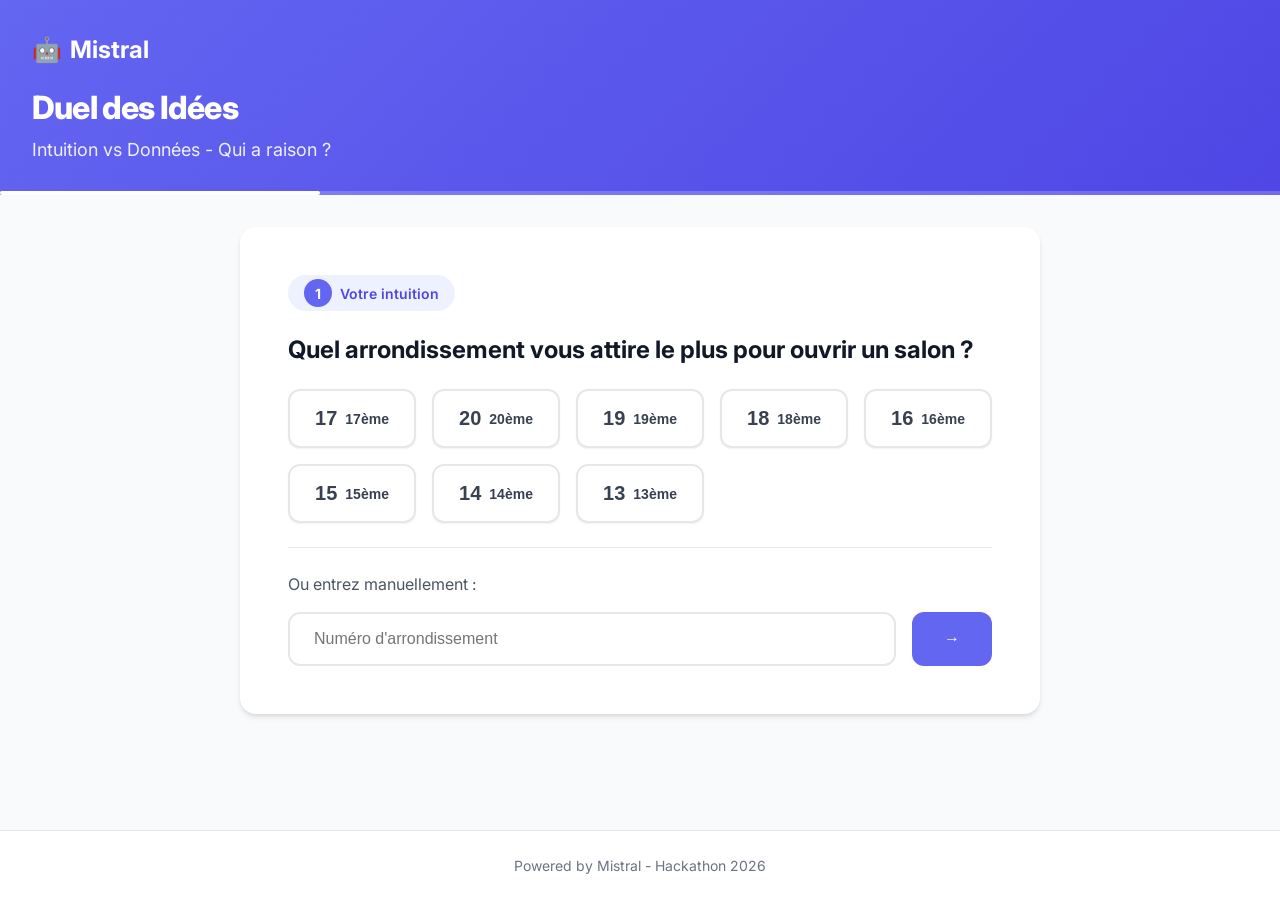
<file: index.html>
<!DOCTYPE html>
<html lang="fr">
<head>
    <meta charset="UTF-8">
    <meta name="viewport" content="width=device-width, initial-scale=1.0">
    <title>Mistral - Duel des Idées</title>
    <link rel="stylesheet" href="css/style.css">
    <link href="https://fonts.googleapis.com/css2?family=Inter:wght@300;400;500;600;700;800&display=swap" rel="stylesheet">
    <!-- Données embeddées pour éviter les problèmes CORS -->
    <script>
        // Données des arrondissements de Paris
        window.MISTRAL_DATA = {
            generated_at: "2026-10-07T20:32:01.935523",
            total_arrondissements: 20,
            recommendation: {
                best: 17,
                gap_score: 16818146.20355412,
                final_score: 11772702.568803672,
                reason: "Meilleur ratio demande/offre avec clientèle premium"
            },
            data: [
                {"rank":1,"arrondissement":17,"population":168590,"revenu_median":65000,"trends_score":95,"nb_salons":150,"avg_rating":4.12,"salons_per_1000":0.8897,"demand_score":10410432500,"supply_score":618,"gap_score":16818146.20355412,"accessibility_score":1,"estimated_cost":2800,"cost_score":0.26315789473684215,"final_score":11772702.568803672,"final_score_normalized":100},
                {"rank":2,"arrondissement":20,"population":197336,"revenu_median":47000,"trends_score":85,"nb_salons":150,"avg_rating":4.17,"salons_per_1000":0.7601,"demand_score":7883573200,"supply_score":625.3,"gap_score":12587535.047102029,"accessibility_score":1,"estimated_cost":2200,"cost_score":0.42105263157894735,"final_score":8811274.775076682,"final_score_normalized":73.97},
                {"rank":3,"arrondissement":19,"population":184680,"revenu_median":45000,"trends_score":82,"nb_salons":140,"avg_rating":4.13,"salons_per_1000":0.7581,"demand_score":6814692000,"supply_score":578.1,"gap_score":11767729.235019857,"accessibility_score":1,"estimated_cost":2000,"cost_score":0.4736842105263158,"final_score":8237410.711882321,"final_score_normalized":68.93},
                {"rank":4,"arrondissement":18,"population":196589,"revenu_median":48000,"trends_score":88,"nb_salons":180,"avg_rating":4.19,"salons_per_1000":0.9156,"demand_score":8303919360,"supply_score":754.4,"gap_score":10992744.718030183,"accessibility_score":1,"estimated_cost":2500,"cost_score":0.3421052631578947,"final_score":7694921.536831654,"final_score_normalized":64.16},
                {"rank":5,"arrondissement":16,"population":160793,"revenu_median":62000,"trends_score":98,"nb_salons":220,"avg_rating":4.16,"salons_per_1000":1.3682,"demand_score":9769782680,"supply_score":914.8,"gap_score":10668030.880104827,"accessibility_score":1,"estimated_cost":3500,"cost_score":0.07894736842105265,"final_score":7467621.823968115,"final_score_normalized":62.16},
                {"rank":6,"arrondissement":15,"population":228351,"revenu_median":50000,"trends_score":85,"nb_salons":240,"avg_rating":4.16,"salons_per_1000":1.051,"demand_score":9704917500,"supply_score":997.9,"gap_score":9715604.665131643,"accessibility_score":1,"estimated_cost":2700,"cost_score":0.2894736842105263,"final_score":6800923.494539519,"final_score_normalized":56.31},
                {"rank":7,"arrondissement":14,"population":139747,"revenu_median":44000,"trends_score":73,"nb_salons":150,"avg_rating":4.13,"salons_per_1000":1.0734,"demand_score":4488673640,"supply_score":619.4,"gap_score":7235128.368794327,"accessibility_score":1,"estimated_cost":2000,"cost_score":0.4736842105263158,"final_score":5064590.10552445,"final_score_normalized":41.05},
                {"rank":8,"arrondissement":13,"population":179878,"revenu_median":42000,"trends_score":70,"nb_salons":200,"avg_rating":4.17,"salons_per_1000":1.1119,"demand_score":5288413200,"supply_score":834.1,"gap_score":6332670.578373847,"accessibility_score":1,"estimated_cost":2100,"cost_score":0.4473684210526315,"final_score":4432869.649598534,"final_score_normalized":35.49},
                {"rank":9,"arrondissement":12,"population":139132,"revenu_median":45000,"trends_score":68,"nb_salons":170,"avg_rating":4.16,"salons_per_1000":1.2219,"demand_score":4257439200,"supply_score":706.4,"gap_score":6018432.569974556,"accessibility_score":1,"estimated_cost":2300,"cost_score":0.39473684210526316,"final_score":4212903.038455874,"final_score_normalized":33.56},
                {"rank":10,"arrondissement":10,"population":89574,"revenu_median":47000,"trends_score":72,"nb_salons":140,"avg_rating":4.14,"salons_per_1000":1.563,"demand_score":3031184160,"supply_score":579.9,"gap_score":5218082.561542435,"accessibility_score":1,"estimated_cost":2400,"cost_score":0.368421052631579,"final_score":3652658.0299218097,"final_score_normalized":28.64},
                {"rank":11,"arrondissement":9,"population":59737,"revenu_median":58000,"trends_score":80,"nb_salons":160,"avg_rating":4.13,"salons_per_1000":2.6784,"demand_score":2771796800,"supply_score":660.7,"gap_score":4188902.523802327,"accessibility_score":1,"estimated_cost":2600,"cost_score":0.3157894736842105,"final_score":2932231.998240576,"final_score_normalized":22.31},
                {"rank":12,"arrondissement":11,"population":148650,"revenu_median":43000,"trends_score":65,"nb_salons":280,"avg_rating":4.09,"salons_per_1000":1.8836,"demand_score":4154767500,"supply_score":1146,"gap_score":3622290.758500436,"accessibility_score":1,"estimated_cost":2200,"cost_score":0.42105263157894735,"final_score":2535603.7730555683,"final_score_normalized":18.82},
                {"rank":13,"arrondissement":5,"population":59838,"revenu_median":42000,"trends_score":88,"nb_salons":150,"avg_rating":4.15,"salons_per_1000":2.5068,"demand_score":2211612480,"supply_score":623.2,"gap_score":3543115.15539891,"accessibility_score":1,"estimated_cost":2500,"cost_score":0.3421052631578947,"final_score":2480180.8429897632,"final_score_normalized":18.33},
                {"rank":14,"arrondissement":7,"population":55914,"revenu_median":55000,"trends_score":82,"nb_salons":180,"avg_rating":4.11,"salons_per_1000":3.2192,"demand_score":2521721400,"supply_score":740.6,"gap_score":3400379.4498381875,"accessibility_score":1,"estimated_cost":3500,"cost_score":0.07894736842105265,"final_score":2380265.822781468,"final_score_normalized":17.45},
                {"rank":15,"arrondissement":6,"population":41374,"revenu_median":50000,"trends_score":95,"nb_salons":240,"avg_rating":4.14,"salons_per_1000":5.8007,"demand_score":1965265000,"supply_score":993.9,"gap_score":1975339.230073374,"accessibility_score":1,"estimated_cost":3200,"cost_score":0.1578947368421053,"final_score":1382737.6768408353,"final_score_normalized":8.69},
                {"rank":16,"arrondissement":3,"population":35017,"revenu_median":48000,"trends_score":78,"nb_salons":180,"avg_rating":4.16,"salons_per_1000":5.1404,"demand_score":1311036480,"supply_score":748,"gap_score":1750382.483311081,"accessibility_score":1,"estimated_cost":2700,"cost_score":0.2894736842105263,"final_score":1225267.9672651251,"final_score_normalized":7.3},
                {"rank":17,"arrondissement":4,"population":27410,"revenu_median":60000,"trends_score":92,"nb_salons":220,"avg_rating":4.16,"salons_per_1000":8.0263,"demand_score":1513032000,"supply_score":914.7,"gap_score":1652322.813148411,"accessibility_score":1,"estimated_cost":2900,"cost_score":0.23684210526315785,"final_score":1156626.192888098,"final_score_normalized":6.7},
                {"rank":18,"arrondissement":8,"population":37751,"revenu_median":46000,"trends_score":75,"nb_salons":260,"avg_rating":4.17,"salons_per_1000":6.8872,"demand_score":1302409500,"supply_score":1085.1,"gap_score":1199161.67940337,"accessibility_score":1,"estimated_cost":3800,"cost_score":0,"final_score":839413.3755823589,"final_score_normalized":3.91},
                {"rank":19,"arrondissement":2,"population":20992,"revenu_median":52000,"trends_score":90,"nb_salons":200,"avg_rating":4.13,"salons_per_1000":9.5274,"demand_score":982425600,"supply_score":826.7999999999998,"gap_score":1186791.012321817,"accessibility_score":1,"estimated_cost":2800,"cost_score":0.26315789473684215,"final_score":830753.9349410612,"final_score_normalized":3.84},
                {"rank":20,"arrondissement":1,"population":15361,"revenu_median":45000,"trends_score":85,"nb_salons":250,"avg_rating":4.17,"salons_per_1000":16.275,"demand_score":587558250,"supply_score":1042.3,"gap_score":563172.864947762,"accessibility_score":1,"estimated_cost":3000,"cost_score":0.21052631578947367,"final_score":394221.226516065,"final_score_normalized":0}
            ]
        };
    </script>
</head>
<body>
    <div class="app">
        <header class="header">
            <div class="logo">
                <span class="logo-icon">🤖</span>
                <span class="logo-text">Mistral</span>
            </div>
            <h1>Duel des Idées</h1>
            <p class="subtitle">Intuition vs Données - Qui a raison ?</p>
            <div class="progress">
                <div class="progress-bar" id="progressBar"></div>
            </div>
        </header>

        <main class="main">
            <!-- Étape 1 : Choix -->
            <div class="step active" id="step1">
                <div class="card">
                    <div class="step-indicator">
                        <span class="step-number">1</span>
                        <span class="step-label">Votre intuition</span>
                    </div>
                    <h2>Quel arrondissement vous attire le plus pour ouvrir un salon ?</h2>
                    <div class="choices" id="choices">
                        <!-- Généré dynamiquement -->
                    </div>
                    <div class="custom-input">
                        <p>Ou entrez manuellement :</p>
                        <div class="input-group">
                            <input type="number" id="customChoice" min="1" max="20" placeholder="Numéro d'arrondissement">
                            <button class="btn btn-primary" id="submitCustom">→</button>
                        </div>
                    </div>
                    <div class="error" id="error1"></div>
                </div>
            </div>

            <!-- Étape 2 : Pourquoi -->
            <div class="step" id="step2">
                <div class="card">
                    <div class="step-indicator">
                        <span class="step-number">2</span>
                        <span class="step-label">Vos raisons</span>
                    </div>
                    <h2>Pourquoi l'arrondissement <span id="chosenArr" class="highlight"></span> ?</h2>
                    <div class="reasons-grid" id="reasonsGrid">
                        <!-- Généré dynamiquement -->
                    </div>
                    <div class="criteria-section">
                        <h3>Qu'est-ce qui compte le plus pour vous ?</h3>
                        <div class="criteria-grid" id="criteriaGrid">
                            <!-- Généré dynamiquement -->
                        </div>
                    </div>
                    <div class="error" id="error2"></div>
                    <div style="display: flex; gap: 10px; margin-top: 20px;">
                        <button class="btn btn-secondary" id="backBtn2" style="flex: 1;">← Retour</button>
                        <button class="btn btn-primary" id="nextBtn2" style="flex: 1;">Continuer →</button>
                    </div>
                </div>
            </div>

            <!-- Étape 3 : Confiance -->
            <div class="step" id="step3">
                <div class="card">
                    <div class="step-indicator">
                        <span class="step-number">3</span>
                        <span class="step-label">Votre pari</span>
                    </div>
                    <h2>À quel point êtes-vous sûr de votre choix ?</h2>
                    <div class="confidence-container">
                        <div class="confidence-display">
                            <span id="confidenceValue">8</span>
                            <span>/10</span>
                        </div>
                        <input type="range" id="confidenceSlider" min="1" max="10" value="8" class="slider">
                        <div class="slider-labels">
                            <span>Peu sûr</span>
                            <span>Très sûr</span>
                        </div>
                    </div>
                    <p class="note">Cette note sera comparée au résultat final.</p>
                    <div style="display: flex; gap: 10px; margin-top: 20px;">
                        <button class="btn btn-secondary" id="backBtn3" style="flex: 1;">← Retour</button>
                        <button class="btn btn-primary" id="nextBtn3" style="flex: 1;">Voir le résultat →</button>
                    </div>
                </div>
            </div>

            <!-- Étape 4 : Duel -->
            <div class="step" id="step4">
                <div class="duel-container">
                    <div class="duel-header">
                        <div class="step-indicator">
                            <span class="step-number">4</span>
                            <span class="step-label">Duel des Idées</span>
                        </div>
                        <div style="display: flex; gap: 10px; margin-bottom: 20px;">
                        <button class="btn btn-secondary" id="backBtn4">← Retour</button>
                    </div>
                    <h2 id="duelTitle">Prêt pour le face-à-face ?</h2>
                        <p id="duelSubtitle"></p>
                    </div>
                    
                    <div class="duel-cards">
                        <div class="duel-card intuition">
                            <div class="card-header">
                                <span class="card-icon">🧠</span>
                                <span class="card-title">Votre intuition</span>
                            </div>
                            <div class="card-content" id="intuitionCard">
                                <!-- Contenu dynamique -->
                            </div>
                        </div>
                        
                        <div class="duel-separator">
                            <span class="vs">VS</span>
                        </div>
                        
                        <div class="duel-card data">
                            <div class="card-header">
                                <span class="card-icon">📊</span>
                                <span class="card-title">Les données</span>
                            </div>
                            <div class="card-content" id="dataCard">
                                <!-- Contenu dynamique -->
                            </div>
                        </div>
                    </div>

                    <div class="result-details" id="resultDetails">
                        <!-- Détails du résultat -->
                    </div>

                    <div class="top-list" id="topList">
                        <!-- Top 5 -->
                    </div>
                    <button class="btn btn-primary" id="nextBtn4" style="margin-top: 20px; width: 100%;">
                        Passer à la décision →
                    </button>
                </div>
            </div>

            <!-- Étape 5 : Décision -->
            <div class="step" id="step5">
                <div class="card">
                    <div class="step-indicator">
                        <span class="step-number">5</span>
                        <span class="step-label">Décision</span>
                    </div>
                    <button class="btn btn-secondary" id="backBtn5" style="margin-bottom: 20px; width: 100%;">← Retour</button>
                    <h2 id="decisionTitle">Que faites-vous ?</h2>
                    <div class="decision-options" id="decisionOptions">
                        <!-- Options dynamiques -->
                    </div>
                    <div class="summary-section" id="summarySection">
                        <h3>Résumé à partager</h3>
                        <div class="summary-box" id="summaryBox"></div>
                        <button class="btn btn-secondary" id="copySummary">📋 Copier</button>
                    </div>
                </div>
            </div>
        </main>

        <footer class="footer">
            <p>Powered by Mistral - Hackathon 2026</p>
        </footer>
    </div>

    <script src="js/app.js"></script>
</body>
</html>
</file>
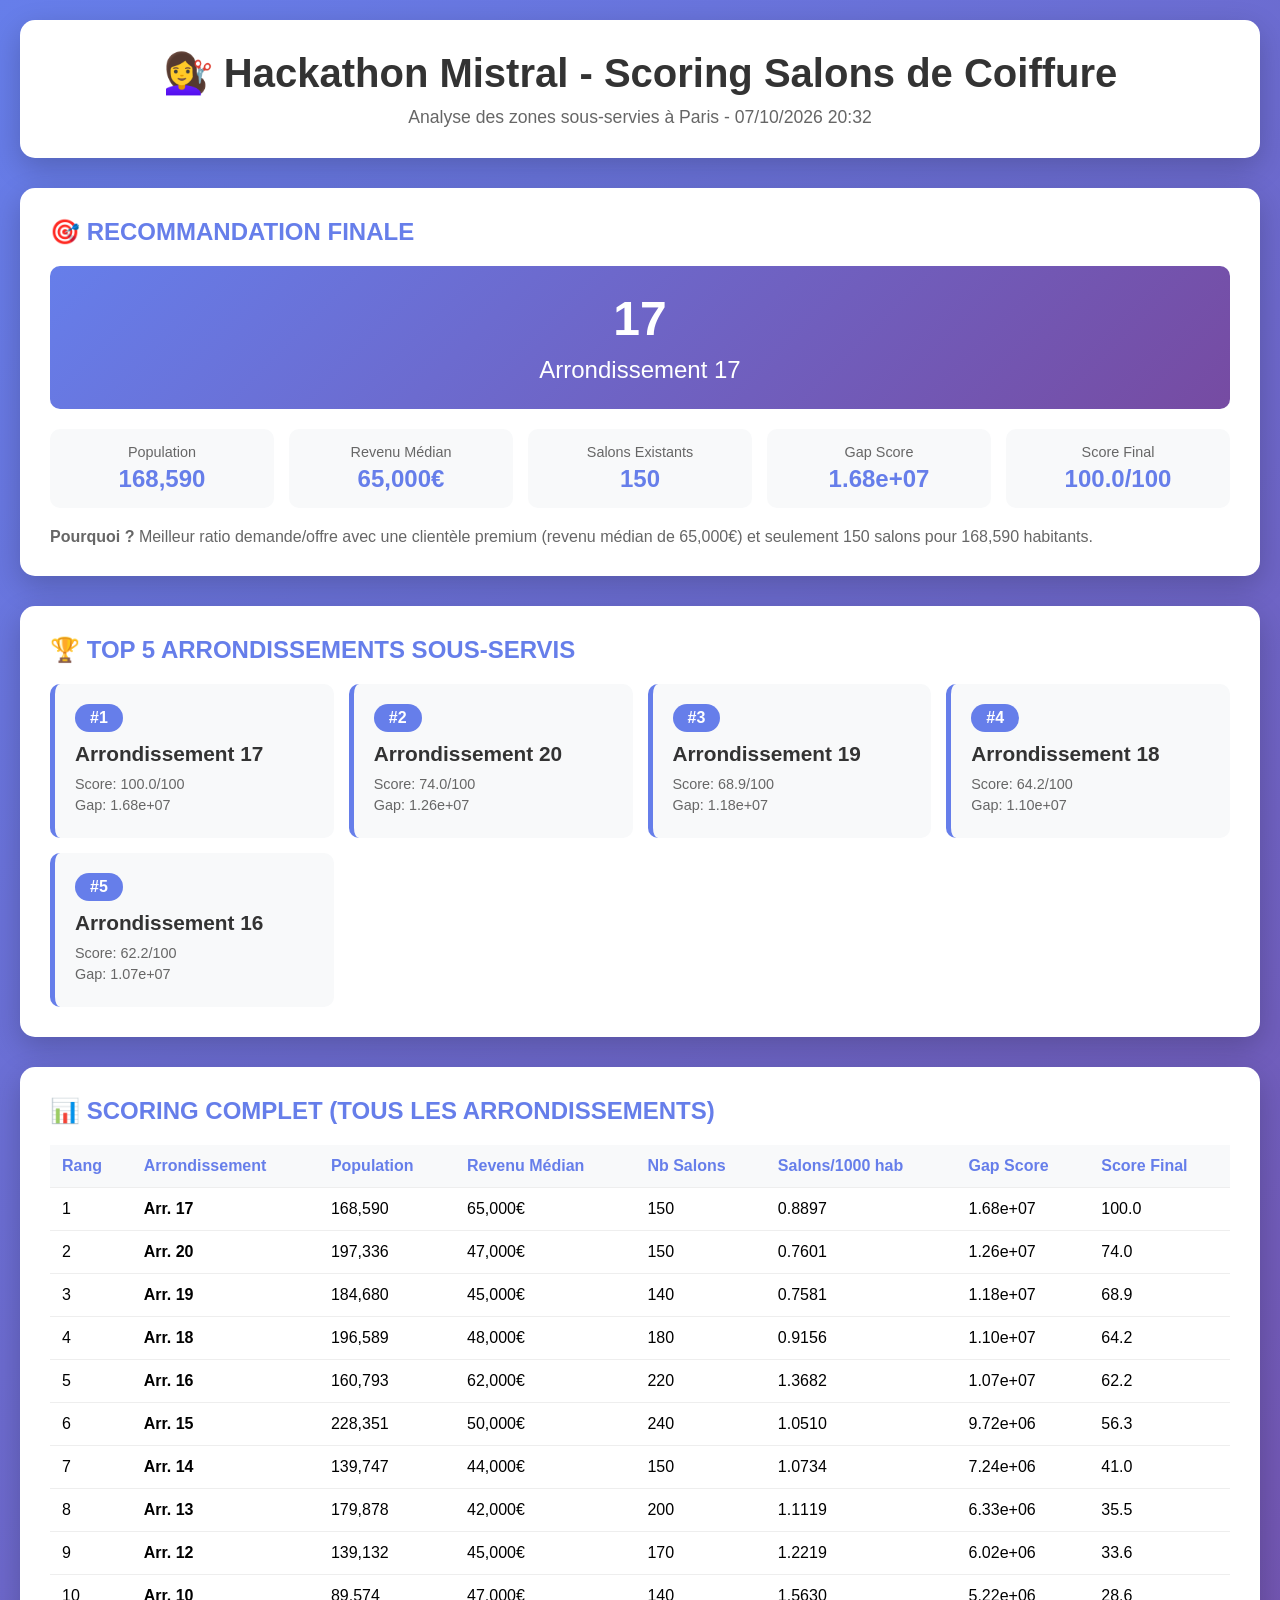
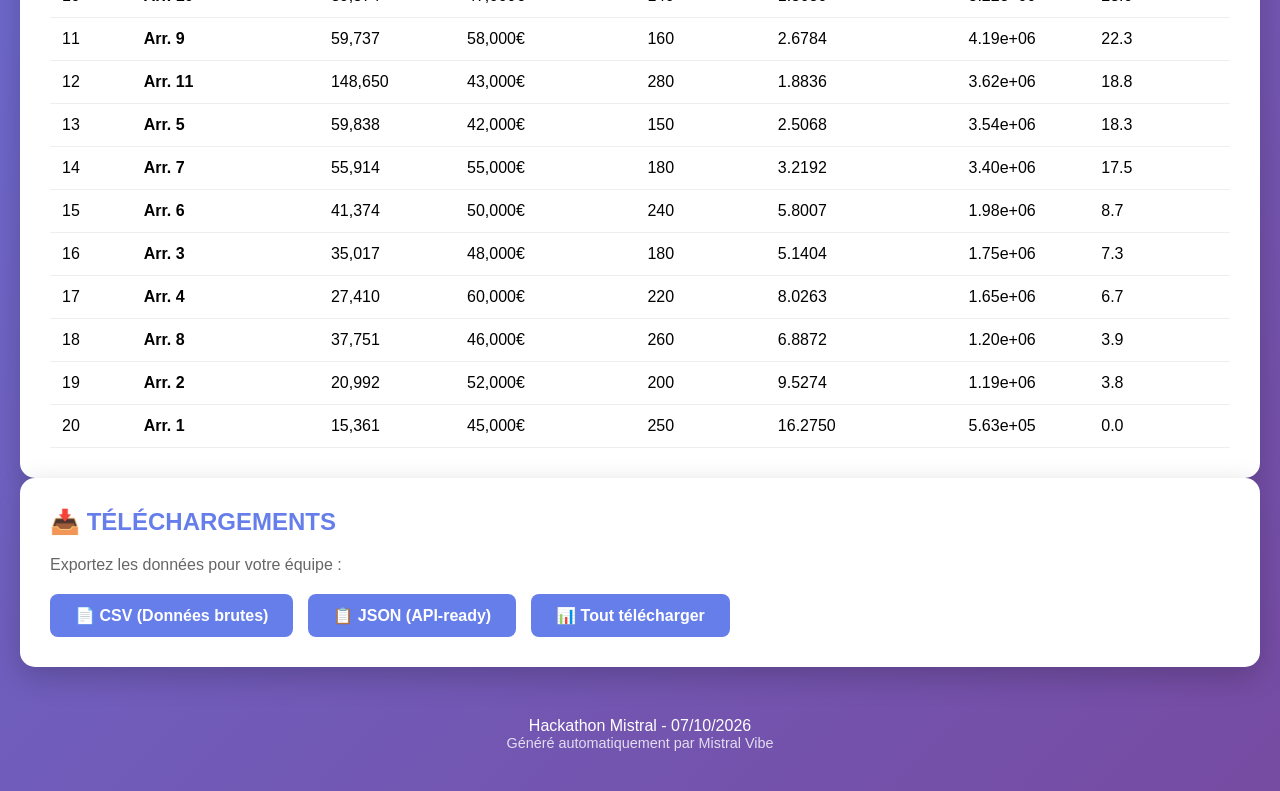
<file: team_share/index.html>
<!DOCTYPE html>
<html lang="fr">
<head>
    <meta charset="UTF-8">
    <meta name="viewport" content="width=device-width, initial-scale=1.0">
    <title>Hackathon Mistral - Scoring Salons de Coiffure Paris</title>
    <style>
        * {
            margin: 0;
            padding: 0;
            box-sizing: border-box;
        }
        
        body {
            font-family: -apple-system, BlinkMacSystemFont, 'Segoe UI', Roboto, Oxygen, Ubuntu, sans-serif;
            background: linear-gradient(135deg, #667eea 0%, #764ba2 100%);
            min-height: 100vh;
            padding: 20px;
        }
        
        .container {
            max-width: 1400px;
            margin: 0 auto;
        }
        
        header {
            background: white;
            padding: 30px;
            border-radius: 15px;
            box-shadow: 0 10px 30px rgba(0,0,0,0.2);
            margin-bottom: 30px;
            text-align: center;
        }
        
        h1 {
            color: #333;
            font-size: 2.5em;
            margin-bottom: 10px;
        }
        
        .subtitle {
            color: #666;
            font-size: 1.1em;
        }
        
        .recommendation {
            background: white;
            padding: 30px;
            border-radius: 15px;
            box-shadow: 0 10px 30px rgba(0,0,0,0.2);
            margin-bottom: 30px;
        }
        
        .recommendation h2 {
            color: #667eea;
            margin-bottom: 20px;
        }
        
        .best-option {
            background: linear-gradient(135deg, #667eea 0%, #764ba2 100%);
            color: white;
            padding: 25px;
            border-radius: 10px;
            margin: 20px 0;
            text-align: center;
        }
        
        .best-option .arr {
            font-size: 3em;
            font-weight: bold;
        }
        
        .best-option .title {
            font-size: 1.5em;
            margin-top: 10px;
        }
        
        .metrics {
            display: grid;
            grid-template-columns: repeat(auto-fit, minmax(200px, 1fr));
            gap: 15px;
            margin-top: 20px;
        }
        
        .metric {
            background: #f8f9fa;
            padding: 15px;
            border-radius: 10px;
            text-align: center;
        }
        
        .metric .label {
            font-size: 0.9em;
            color: #666;
            display: block;
            margin-bottom: 5px;
        }
        
        .metric .value {
            font-size: 1.5em;
            font-weight: bold;
            color: #667eea;
        }
        
        .top-5 {
            background: white;
            padding: 30px;
            border-radius: 15px;
            box-shadow: 0 10px 30px rgba(0,0,0,0.2);
            margin-bottom: 30px;
        }
        
        .top-5 h2 {
            color: #667eea;
            margin-bottom: 20px;
        }
        
        .top-items {
            display: grid;
            grid-template-columns: repeat(auto-fit, minmax(250px, 1fr));
            gap: 15px;
        }
        
        .top-item {
            background: #f8f9fa;
            padding: 20px;
            border-radius: 10px;
            border-left: 5px solid #667eea;
        }
        
        .top-item .rank {
            background: #667eea;
            color: white;
            padding: 5px 15px;
            border-radius: 20px;
            font-weight: bold;
            display: inline-block;
            margin-bottom: 10px;
        }
        
        .top-item .arr {
            font-size: 1.3em;
            font-weight: bold;
            color: #333;
            display: block;
            margin-bottom: 10px;
        }
        
        .top-item .score, .top-item .gap {
            color: #666;
            font-size: 0.9em;
            display: block;
            margin: 5px 0;
        }
        
        .full-table {
            background: white;
            padding: 30px;
            border-radius: 15px;
            box-shadow: 0 10px 30px rgba(0,0,0,0.2);
            overflow-x: auto;
        }
        
        .full-table h2 {
            color: #667eea;
            margin-bottom: 20px;
        }
        
        table {
            width: 100%;
            border-collapse: collapse;
        }
        
        th, td {
            padding: 12px;
            text-align: left;
            border-bottom: 1px solid #eee;
        }
        
        th {
            background: #f8f9fa;
            font-weight: 600;
            color: #667eea;
        }
        
        tr:hover {
            background: #f8f9fa;
        }
        
        .rank-1 { background: #ffeaa7; }
        .rank-2 { background: #fab1a0; }
        .rank-3 { background: #e17055; }
        
        footer {
            text-align: center;
            color: white;
            margin-top: 30px;
            padding: 20px;
        }
        
        .timestamp {
            font-size: 0.9em;
            opacity: 0.8;
        }
        
        .download-buttons {
            display: flex;
            gap: 15px;
            margin-top: 20px;
            flex-wrap: wrap;
        }
        
        .download-buttons a {
            background: #667eea;
            color: white;
            padding: 12px 25px;
            border-radius: 8px;
            text-decoration: none;
            font-weight: 600;
            transition: all 0.3s;
        }
        
        .download-buttons a:hover {
            background: #764ba2;
            transform: translateY(-2px);
        }
    </style>
</head>
<body>
    <div class="container">
        <header>
            <h1>💇‍♀️ Hackathon Mistral - Scoring Salons de Coiffure</h1>
            <p class="subtitle">Analyse des zones sous-servies à Paris - 07/10/2026 20:32</p>
        </header>
        
        <div class="recommendation">
            <h2>🎯 RECOMMANDATION FINALE</h2>
            <div class="best-option">
                <div class="arr">17</div>
                <div class="title">Arrondissement 17</div>
            </div>
            <div class="metrics">
                <div class="metric">
                    <span class="label">Population</span>
                    <span class="value">168,590</span>
                </div>
                <div class="metric">
                    <span class="label">Revenu Médian</span>
                    <span class="value">65,000€</span>
                </div>
                <div class="metric">
                    <span class="label">Salons Existants</span>
                    <span class="value">150</span>
                </div>
                <div class="metric">
                    <span class="label">Gap Score</span>
                    <span class="value">1.68e+07</span>
                </div>
                <div class="metric">
                    <span class="label">Score Final</span>
                    <span class="value">100.0/100</span>
                </div>
            </div>
            <p style="margin-top: 20px; color: #666;">
                <strong>Pourquoi ?</strong> Meilleur ratio demande/offre avec une clientèle premium (revenu médian de 65,000€) et seulement 150 salons pour 168,590 habitants.
            </p>
        </div>
        
        <div class="top-5">
            <h2>🏆 TOP 5 ARRONDISSEMENTS SOUS-SERVIS</h2>
            <div class="top-items">
                
        <div class="top-item">
            <span class="rank">#1</span>
            <span class="arr">Arrondissement 17</span>
            <span class="score">Score: 100.0/100</span>
            <span class="gap">Gap: 1.68e+07</span>
        </div>
        

        <div class="top-item">
            <span class="rank">#2</span>
            <span class="arr">Arrondissement 20</span>
            <span class="score">Score: 74.0/100</span>
            <span class="gap">Gap: 1.26e+07</span>
        </div>
        

        <div class="top-item">
            <span class="rank">#3</span>
            <span class="arr">Arrondissement 19</span>
            <span class="score">Score: 68.9/100</span>
            <span class="gap">Gap: 1.18e+07</span>
        </div>
        

        <div class="top-item">
            <span class="rank">#4</span>
            <span class="arr">Arrondissement 18</span>
            <span class="score">Score: 64.2/100</span>
            <span class="gap">Gap: 1.10e+07</span>
        </div>
        

        <div class="top-item">
            <span class="rank">#5</span>
            <span class="arr">Arrondissement 16</span>
            <span class="score">Score: 62.2/100</span>
            <span class="gap">Gap: 1.07e+07</span>
        </div>
        
            </div>
        </div>
        
        <div class="full-table">
            <h2>📊 SCORING COMPLET (TOUS LES ARRONDISSEMENTS)</h2>
            <table>
                <thead>
                    <tr>
                        <th>Rang</th>
                        <th>Arrondissement</th>
                        <th>Population</th>
                        <th>Revenu Médian</th>
                        <th>Nb Salons</th>
                        <th>Salons/1000 hab</th>
                        <th>Gap Score</th>
                        <th>Score Final</th>
                    </tr>
                </thead>
                <tbody>
                    
        <tr>
            <td>1</td>
            <td><strong>Arr. 17</strong></td>
            <td>168,590</td>
            <td>65,000€</td>
            <td>150</td>
            <td>0.8897</td>
            <td>1.68e+07</td>
            <td>100.0</td>
        </tr>
        

        <tr>
            <td>2</td>
            <td><strong>Arr. 20</strong></td>
            <td>197,336</td>
            <td>47,000€</td>
            <td>150</td>
            <td>0.7601</td>
            <td>1.26e+07</td>
            <td>74.0</td>
        </tr>
        

        <tr>
            <td>3</td>
            <td><strong>Arr. 19</strong></td>
            <td>184,680</td>
            <td>45,000€</td>
            <td>140</td>
            <td>0.7581</td>
            <td>1.18e+07</td>
            <td>68.9</td>
        </tr>
        

        <tr>
            <td>4</td>
            <td><strong>Arr. 18</strong></td>
            <td>196,589</td>
            <td>48,000€</td>
            <td>180</td>
            <td>0.9156</td>
            <td>1.10e+07</td>
            <td>64.2</td>
        </tr>
        

        <tr>
            <td>5</td>
            <td><strong>Arr. 16</strong></td>
            <td>160,793</td>
            <td>62,000€</td>
            <td>220</td>
            <td>1.3682</td>
            <td>1.07e+07</td>
            <td>62.2</td>
        </tr>
        

        <tr>
            <td>6</td>
            <td><strong>Arr. 15</strong></td>
            <td>228,351</td>
            <td>50,000€</td>
            <td>240</td>
            <td>1.0510</td>
            <td>9.72e+06</td>
            <td>56.3</td>
        </tr>
        

        <tr>
            <td>7</td>
            <td><strong>Arr. 14</strong></td>
            <td>139,747</td>
            <td>44,000€</td>
            <td>150</td>
            <td>1.0734</td>
            <td>7.24e+06</td>
            <td>41.0</td>
        </tr>
        

        <tr>
            <td>8</td>
            <td><strong>Arr. 13</strong></td>
            <td>179,878</td>
            <td>42,000€</td>
            <td>200</td>
            <td>1.1119</td>
            <td>6.33e+06</td>
            <td>35.5</td>
        </tr>
        

        <tr>
            <td>9</td>
            <td><strong>Arr. 12</strong></td>
            <td>139,132</td>
            <td>45,000€</td>
            <td>170</td>
            <td>1.2219</td>
            <td>6.02e+06</td>
            <td>33.6</td>
        </tr>
        

        <tr>
            <td>10</td>
            <td><strong>Arr. 10</strong></td>
            <td>89,574</td>
            <td>47,000€</td>
            <td>140</td>
            <td>1.5630</td>
            <td>5.22e+06</td>
            <td>28.6</td>
        </tr>
        

        <tr>
            <td>11</td>
            <td><strong>Arr. 9</strong></td>
            <td>59,737</td>
            <td>58,000€</td>
            <td>160</td>
            <td>2.6784</td>
            <td>4.19e+06</td>
            <td>22.3</td>
        </tr>
        

        <tr>
            <td>12</td>
            <td><strong>Arr. 11</strong></td>
            <td>148,650</td>
            <td>43,000€</td>
            <td>280</td>
            <td>1.8836</td>
            <td>3.62e+06</td>
            <td>18.8</td>
        </tr>
        

        <tr>
            <td>13</td>
            <td><strong>Arr. 5</strong></td>
            <td>59,838</td>
            <td>42,000€</td>
            <td>150</td>
            <td>2.5068</td>
            <td>3.54e+06</td>
            <td>18.3</td>
        </tr>
        

        <tr>
            <td>14</td>
            <td><strong>Arr. 7</strong></td>
            <td>55,914</td>
            <td>55,000€</td>
            <td>180</td>
            <td>3.2192</td>
            <td>3.40e+06</td>
            <td>17.5</td>
        </tr>
        

        <tr>
            <td>15</td>
            <td><strong>Arr. 6</strong></td>
            <td>41,374</td>
            <td>50,000€</td>
            <td>240</td>
            <td>5.8007</td>
            <td>1.98e+06</td>
            <td>8.7</td>
        </tr>
        

        <tr>
            <td>16</td>
            <td><strong>Arr. 3</strong></td>
            <td>35,017</td>
            <td>48,000€</td>
            <td>180</td>
            <td>5.1404</td>
            <td>1.75e+06</td>
            <td>7.3</td>
        </tr>
        

        <tr>
            <td>17</td>
            <td><strong>Arr. 4</strong></td>
            <td>27,410</td>
            <td>60,000€</td>
            <td>220</td>
            <td>8.0263</td>
            <td>1.65e+06</td>
            <td>6.7</td>
        </tr>
        

        <tr>
            <td>18</td>
            <td><strong>Arr. 8</strong></td>
            <td>37,751</td>
            <td>46,000€</td>
            <td>260</td>
            <td>6.8872</td>
            <td>1.20e+06</td>
            <td>3.9</td>
        </tr>
        

        <tr>
            <td>19</td>
            <td><strong>Arr. 2</strong></td>
            <td>20,992</td>
            <td>52,000€</td>
            <td>200</td>
            <td>9.5274</td>
            <td>1.19e+06</td>
            <td>3.8</td>
        </tr>
        

        <tr>
            <td>20</td>
            <td><strong>Arr. 1</strong></td>
            <td>15,361</td>
            <td>45,000€</td>
            <td>250</td>
            <td>16.2750</td>
            <td>5.63e+05</td>
            <td>0.0</td>
        </tr>
        
                </tbody>
            </table>
        </div>
        
        <div class="recommendation">
            <h2>📥 TÉLÉCHARGEMENTS</h2>
            <p style="margin-bottom: 15px; color: #666;">Exportez les données pour votre équipe :</p>
            <div class="download-buttons">
                <a href="paris_hairdresser_scoring.csv" download>📄 CSV (Données brutes)</a>
                <a href="paris_hairdresser_scoring.json" download>📋 JSON (API-ready)</a>
                <a href="paris_hairdresser_scoring.csv" download>📊 Tout télécharger</a>
            </div>
        </div>
        
        <footer>
            <p>Hackathon Mistral - 07/10/2026</p>
            <p class="timestamp">Généré automatiquement par Mistral Vibe</p>
        </footer>
    </div>
</body>
</html>
</file>
<file: css/style.css>
/* ============================================================================
   Mistral - Duel des Idées
   Design moderne et épuré
   ============================================================================ */

/* ===== CSS Variables ===== */
:root {
    /* Colors */
    --primary: #6366F1;
    --primary-dark: #4F46E5;
    --primary-light: #818CF8;
    --primary-bg: #EEF2FF;
    
    --intuition: #F59E0B;
    --intuition-bg: #FEF3C7;
    --intuition-light: #FDE68A;
    
    --data: #10B981;
    --data-bg: #D1FAE5;
    --data-light: #A7F3D0;
    
    --danger: #EF4444;
    --danger-bg: #FEE2E2;
    
    --warning: #F59E0B;
    --warning-bg: #FEF3C7;
    
    --neutral-50: #F9FAFB;
    --neutral-100: #F3F4F6;
    --neutral-200: #E5E7EB;
    --neutral-300: #D1D5DB;
    --neutral-400: #9CA3AF;
    --neutral-500: #6B7280;
    --neutral-600: #4B5563;
    --neutral-700: #374151;
    --neutral-800: #1F2937;
    --neutral-900: #111827;
    
    /* Shadows */
    --shadow-sm: 0 1px 2px 0 rgba(0, 0, 0, 0.05);
    --shadow: 0 4px 6px -1px rgba(0, 0, 0, 0.1), 0 2px 4px -1px rgba(0, 0, 0, 0.06);
    --shadow-md: 0 10px 15px -3px rgba(0, 0, 0, 0.1), 0 4px 6px -2px rgba(0, 0, 0, 0.05);
    --shadow-lg: 0 20px 25px -5px rgba(0, 0, 0, 0.1), 0 10px 10px -5px rgba(0, 0, 0, 0.04);
    --shadow-xl: 0 25px 50px -12px rgba(0, 0, 0, 0.25);
    
    /* Spacing */
    --spacing-xs: 0.25rem;
    --spacing-sm: 0.5rem;
    --spacing-md: 1rem;
    --spacing-lg: 1.5rem;
    --spacing-xl: 2rem;
    --spacing-2xl: 3rem;
    
    /* Border Radius */
    --radius-sm: 0.375rem;
    --radius: 0.5rem;
    --radius-md: 0.75rem;
    --radius-lg: 1rem;
    --radius-xl: 1.5rem;
    --radius-full: 9999px;
    
    /* Transitions */
    --transition-fast: 150ms ease;
    --transition: 200ms ease;
    --transition-slow: 300ms ease;
}

/* ===== Reset ===== */
*, *::before, *::after {
    box-sizing: border-box;
    margin: 0;
    padding: 0;
}

html {
    font-size: 16px;
    -webkit-font-smoothing: antialiased;
    -moz-osx-font-smoothing: grayscale;
}

body {
    font-family: 'Inter', -apple-system, BlinkMacSystemFont, 'Segoe UI', Roboto, sans-serif;
    background: var(--neutral-50);
    color: var(--neutral-800);
    line-height: 1.5;
    min-height: 100vh;
}

/* ===== App Container ===== */
.app {
    display: flex;
    flex-direction: column;
    min-height: 100vh;
}

/* ===== Header ===== */
.header {
    background: linear-gradient(135deg, var(--primary) 0%, var(--primary-dark) 100%);
    color: white;
    padding: var(--spacing-xl);
    position: relative;
    overflow: hidden;
}

.header::before {
    content: '';
    position: absolute;
    top: 0;
    left: 0;
    right: 0;
    bottom: 0;
    background: url('data:image/svg+xml,<svg width="100" height="100" xmlns="http://www.w3.org/2000/svg"><defs><pattern id="grid" width="20" height="20" patternUnits="userSpaceOnUse"><path d="M 20 0 L 0 0 0 20" fill="none" stroke="rgba(255,255,255,0.1)" stroke-width="1"/></pattern></defs><rect width="100" height="100" fill="url(%23grid)"/></svg>');
    opacity: 0.1;
}

.logo {
    display: flex;
    align-items: center;
    gap: var(--spacing-sm);
    margin-bottom: var(--spacing-md);
}

.logo-icon {
    font-size: 1.5rem;
}

.logo-text {
    font-size: 1.5rem;
    font-weight: 700;
}

.header h1 {
    font-size: 2rem;
    font-weight: 800;
    margin-bottom: var(--spacing-xs);
    letter-spacing: -0.025em;
}

.header .subtitle {
    font-size: 1.125rem;
    opacity: 0.9;
    font-weight: 400;
}

.progress {
    position: absolute;
    bottom: 0;
    left: 0;
    right: 0;
    height: 4px;
    background: rgba(255, 255, 255, 0.2);
}

.progress-bar {
    height: 100%;
    background: white;
    border-radius: var(--radius-full);
    transition: width var(--transition-slow);
    width: 25%;
}

/* ===== Main ===== */
.main {
    flex: 1;
    padding: var(--spacing-xl);
    max-width: 1200px;
    margin: 0 auto;
    width: 100%;
}

/* ===== Steps ===== */
.step {
    display: none;
    animation: fadeIn var(--transition-slow) ease-out;
}

.step.active {
    display: block;
}

@keyframes fadeIn {
    from {
        opacity: 0;
        transform: translateY(20px);
    }
    to {
        opacity: 1;
        transform: translateY(0);
    }
}

/* ===== Card ===== */
.card {
    background: white;
    border-radius: var(--radius-lg);
    box-shadow: var(--shadow);
    padding: var(--spacing-2xl);
    max-width: 800px;
    margin: 0 auto;
    animation: slideUp var(--transition-slow) ease-out;
}

@keyframes slideUp {
    from {
        opacity: 0;
        transform: translateY(30px);
    }
    to {
        opacity: 1;
        transform: translateY(0);
    }
}

.card h2 {
    font-size: 1.5rem;
    font-weight: 700;
    color: var(--neutral-900);
    margin-bottom: var(--spacing-lg);
    line-height: 1.25;
}

.card h3 {
    font-size: 1.125rem;
    font-weight: 600;
    color: var(--neutral-800);
    margin-bottom: var(--spacing-md);
}

/* ===== Step Indicator ===== */
.step-indicator {
    display: inline-flex;
    align-items: center;
    gap: var(--spacing-sm);
    background: var(--primary-bg);
    padding: var(--spacing-xs) var(--spacing-md);
    border-radius: var(--radius-full);
    margin-bottom: var(--spacing-lg);
    font-size: 0.875rem;
    font-weight: 600;
    color: var(--primary-dark);
}

.step-number {
    background: var(--primary);
    color: white;
    width: 28px;
    height: 28px;
    border-radius: var(--radius-full);
    display: inline-flex;
    align-items: center;
    justify-content: center;
    font-size: 0.875rem;
    font-weight: 700;
}

/* ===== Choices Grid ===== */
.choices {
    display: grid;
    grid-template-columns: repeat(auto-fill, minmax(120px, 1fr));
    gap: var(--spacing-md);
    margin: var(--spacing-lg) 0;
}

.choice-btn {
    display: flex;
    align-items: center;
    justify-content: center;
    gap: var(--spacing-sm);
    padding: var(--spacing-md) var(--spacing-lg);
    background: white;
    border: 2px solid var(--neutral-200);
    border-radius: var(--radius-md);
    font-size: 1rem;
    font-weight: 600;
    color: var(--neutral-700);
    cursor: pointer;
    transition: all var(--transition);
    box-shadow: var(--shadow-sm);
}

.choice-btn:hover {
    border-color: var(--primary);
    background: var(--primary-bg);
    color: var(--primary);
    transform: translateY(-2px);
    box-shadow: var(--shadow-md);
}

.choice-btn.selected {
    background: var(--primary);
    color: white;
    border-color: var(--primary);
}

.choice-btn .arr {
    font-size: 1.25rem;
    font-weight: 700;
}

.choice-btn .name {
    font-size: 0.875rem;
}

/* ===== Custom Input ===== */
.custom-input {
    margin-top: var(--spacing-lg);
    padding-top: var(--spacing-lg);
    border-top: 1px solid var(--neutral-200);
}

.custom-input p {
    color: var(--neutral-600);
    margin-bottom: var(--spacing-md);
}

.input-group {
    display: flex;
    gap: var(--spacing-md);
}

.input-group input {
    flex: 1;
    padding: var(--spacing-md) var(--spacing-lg);
    border: 2px solid var(--neutral-200);
    border-radius: var(--radius-md);
    font-size: 1rem;
    font-weight: 500;
    transition: all var(--transition);
}

.input-group input:focus {
    outline: none;
    border-color: var(--primary);
    box-shadow: 0 0 0 3px var(--primary-bg);
}

/* ===== Reasons Grid ===== */
.reasons-grid {
    display: grid;
    grid-template-columns: repeat(auto-fill, minmax(250px, 1fr));
    gap: var(--spacing-md);
    margin: var(--spacing-lg) 0;
}

.reason-btn {
    display: flex;
    align-items: center;
    gap: var(--spacing-sm);
    padding: var(--spacing-md) var(--spacing-lg);
    background: white;
    border: 2px solid var(--neutral-200);
    border-radius: var(--radius-md);
    font-size: 0.9375rem;
    font-weight: 500;
    color: var(--neutral-700);
    cursor: pointer;
    transition: all var(--transition);
    text-align: left;
}

.reason-btn:hover {
    border-color: var(--primary);
    background: var(--primary-bg);
}

.reason-btn.selected {
    background: var(--primary);
    color: white;
    border-color: var(--primary);
}

.reason-btn .icon {
    font-size: 1.125rem;
}

/* ===== Criteria Grid ===== */
.criteria-grid {
    display: grid;
    grid-template-columns: repeat(auto-fill, minmax(200px, 1fr));
    gap: var(--spacing-sm);
    margin: var(--spacing-md) 0;
}

.criteria-item {
    display: flex;
    align-items: center;
    gap: var(--spacing-sm);
    padding: var(--spacing-sm) var(--spacing-md);
    background: var(--neutral-50);
    border-radius: var(--radius);
    border: 1px solid transparent;
    cursor: pointer;
    transition: all var(--transition);
}

.criteria-item:hover {
    background: var(--neutral-100);
    border-color: var(--neutral-200);
}

.criteria-item.selected {
    background: var(--primary-bg);
    border-color: var(--primary);
}

.criteria-item input {
    display: none;
}

.criteria-item label {
    font-size: 0.9375rem;
    font-weight: 500;
    color: var(--neutral-700);
    cursor: pointer;
    flex: 1;
}

.criteria-item .badge {
    padding: 2px 8px;
    background: var(--warning-bg);
    color: var(--warning);
    border-radius: var(--radius-full);
    font-size: 0.75rem;
    font-weight: 600;
    text-transform: uppercase;
    letter-spacing: 0.025em;
}

/* ===== Confidence ===== */
.confidence-container {
    text-align: center;
    margin: var(--spacing-xl) 0;
}

.confidence-display {
    font-size: 4rem;
    font-weight: 800;
    color: var(--primary);
    margin-bottom: var(--spacing-md);
    line-height: 1;
}

.confidence-display span:first-child {
    font-size: 5rem;
}

.slider {
    width: 100%;
    max-width: 500px;
    height: 8px;
    border-radius: var(--radius-full);
    background: var(--neutral-200);
    outline: none;
    -webkit-appearance: none;
    margin: var(--spacing-lg) auto;
}

.slider::-webkit-slider-thumb {
    -webkit-appearance: none;
    appearance: none;
    width: 24px;
    height: 24px;
    border-radius: var(--radius-full);
    background: var(--primary);
    cursor: pointer;
    box-shadow: var(--shadow);
    transition: transform var(--transition);
}

.slider::-webkit-slider-thumb:hover {
    transform: scale(1.1);
}

.slider::-moz-range-thumb {
    width: 24px;
    height: 24px;
    border-radius: var(--radius-full);
    background: var(--primary);
    cursor: pointer;
    border: none;
    box-shadow: var(--shadow);
}

.slider-labels {
    display: flex;
    justify-content: space-between;
    font-size: 0.875rem;
    color: var(--neutral-600);
    margin-top: var(--spacing-sm);
}

.note {
    color: var(--neutral-500);
    font-size: 0.9375rem;
    text-align: center;
    margin-top: var(--spacing-lg);
}

/* ===== Duel Container ===== */
.duel-container {
    max-width: 1000px;
    margin: 0 auto;
}

.duel-header {
    text-align: center;
    margin-bottom: var(--spacing-2xl);
}

.duel-header h2 {
    font-size: 2rem;
    font-weight: 800;
    color: var(--neutral-900);
    margin-bottom: var(--spacing-sm);
}

.duel-header p {
    font-size: 1.125rem;
    color: var(--neutral-600);
}

/* ===== Duel Cards ===== */
.duel-cards {
    display: grid;
    grid-template-columns: 1fr auto 1fr;
    gap: var(--spacing-xl);
    align-items: center;
    margin-bottom: var(--spacing-2xl);
}

.duel-card {
    background: white;
    border-radius: var(--radius-lg);
    box-shadow: var(--shadow-md);
    padding: var(--spacing-xl);
    border: 3px solid transparent;
    transition: all var(--transition);
}

.duel-card:hover {
    box-shadow: var(--shadow-lg);
}

.duel-card.intuition {
    border-color: var(--intuition);
}

.duel-card.intuition::before {
    content: '';
    position: absolute;
    top: 0;
    left: 0;
    right: 0;
    height: 3px;
    background: linear-gradient(90deg, var(--intuition), var(--intuition-light));
    border-radius: var(--radius-full) var(--radius-full) 0 0;
}

.duel-card.data {
    border-color: var(--data);
}

.duel-card.data::before {
    content: '';
    position: absolute;
    top: 0;
    left: 0;
    right: 0;
    height: 3px;
    background: linear-gradient(90deg, var(--data), var(--data-light));
    border-radius: var(--radius-full) var(--radius-full) 0 0;
}

.card-header {
    display: flex;
    align-items: center;
    gap: var(--spacing-sm);
    margin-bottom: var(--spacing-lg);
    padding-bottom: var(--spacing-lg);
    border-bottom: 2px solid var(--neutral-100);
}

.card-icon {
    font-size: 1.5rem;
}

.card-title {
    font-size: 1.25rem;
    font-weight: 700;
    color: var(--neutral-900);
}

.duel-card.intuition .card-title {
    color: var(--intuition);
}

.duel-card.data .card-title {
    color: var(--data);
}

.card-content {
    display: grid;
    gap: var(--spacing-md);
}

.card-attribute {
    display: flex;
    justify-content: space-between;
    align-items: center;
    padding: var(--spacing-sm) 0;
    border-bottom: 1px solid var(--neutral-100);
}

.card-attribute:last-child {
    border-bottom: none;
}

.card-attribute .label {
    color: var(--neutral-600);
    font-size: 0.9375rem;
}

.card-attribute .value {
    font-size: 1.125rem;
    font-weight: 700;
    color: var(--neutral-900);
}

.duel-card.intuition .value {
    color: var(--intuition);
}

.duel-card.data .value {
    color: var(--data);
}

.duel-separator {
    display: flex;
    align-items: center;
    justify-content: center;
}

.duel-separator .vs {
    background: var(--neutral-900);
    color: white;
    padding: var(--spacing-md) var(--spacing-xl);
    border-radius: var(--radius-full);
    font-size: 2rem;
    font-weight: 800;
    box-shadow: var(--shadow);
    transform: rotate(-10deg);
}

/* ===== Result Details ===== */
.result-details {
    background: white;
    border-radius: var(--radius-lg);
    box-shadow: var(--shadow);
    padding: var(--spacing-xl);
    margin-bottom: var(--spacing-xl);
}

.result-details h3 {
    margin-bottom: var(--spacing-lg);
}

.result-message {
    font-size: 1.125rem;
    font-weight: 600;
    color: var(--neutral-800);
    margin-bottom: var(--spacing-md);
}

.result-message.confirm {
    color: var(--data);
}

.result-message.close {
    color: var(--danger);
}

.result-message.proximity {
    color: var(--warning);
}

/* ===== Top List ===== */
.top-list {
    background: white;
    border-radius: var(--radius-lg);
    box-shadow: var(--shadow);
    padding: var(--spacing-xl);
}

.top-list h3 {
    margin-bottom: var(--spacing-lg);
}

.top-grid {
    display: grid;
    gap: var(--spacing-md);
}

.top-item {
    display: flex;
    align-items: center;
    gap: var(--spacing-md);
    padding: var(--spacing-md);
    background: var(--neutral-50);
    border-radius: var(--radius-md);
    border: 2px solid transparent;
    transition: all var(--transition);
    cursor: pointer;
}

.top-item:hover {
    background: var(--neutral-100);
    border-color: var(--neutral-200);
}

.top-item.selected {
    border-color: var(--primary);
    background: var(--primary-bg);
}

.top-item .rank {
    width: 32px;
    height: 32px;
    border-radius: var(--radius-full);
    background: var(--primary);
    color: white;
    display: flex;
    align-items: center;
    justify-content: center;
    font-size: 0.875rem;
    font-weight: 700;
    flex-shrink: 0;
}

.top-item .info {
    flex: 1;
}

.top-item .arr {
    font-size: 1.125rem;
    font-weight: 700;
    color: var(--neutral-900);
}

.top-item .score {
    color: var(--neutral-600);
    font-size: 0.9375rem;
}

/* ===== Decision ===== */
.decision-options {
    display: grid;
    gap: var(--spacing-md);
    margin-bottom: var(--spacing-xl);
}

.decision-option {
    display: flex;
    align-items: center;
    gap: var(--spacing-md);
    padding: var(--spacing-lg);
    background: white;
    border: 2px solid var(--neutral-200);
    border-radius: var(--radius-md);
    cursor: pointer;
    transition: all var(--transition);
}

.decision-option:hover {
    border-color: var(--primary);
    background: var(--primary-bg);
}

.decision-option.selected {
    border-color: var(--primary);
    background: var(--primary);
    color: white;
}

.decision-option input {
    display: none;
}

.decision-option label {
    flex: 1;
    font-size: 1.0625rem;
    font-weight: 600;
    cursor: pointer;
}

.decision-option .radio {
    width: 24px;
    height: 24px;
    border: 2px solid var(--neutral-300);
    border-radius: var(--radius-full);
    display: flex;
    align-items: center;
    justify-content: center;
    flex-shrink: 0;
    transition: all var(--transition);
}

.decision-option.selected .radio {
    background: white;
    border-color: white;
}

.decision-option .radio::after {
    content: '';
    width: 10px;
    height: 10px;
    border-radius: var(--radius-full);
    background: var(--primary);
    opacity: 0;
    transition: opacity var(--transition);
}

.decision-option.selected .radio::after {
    opacity: 1;
    background: white;
}

.decision-option .icon {
    font-size: 1.5rem;
    opacity: 0.8;
}

.decision-option.selected .icon {
    opacity: 1;
}

/* ===== Summary ===== */
.summary-section {
    background: var(--neutral-50);
    border-radius: var(--radius-lg);
    padding: var(--spacing-xl);
}

.summary-section h3 {
    margin-bottom: var(--spacing-lg);
}

.summary-box {
    background: white;
    border: 1px solid var(--neutral-200);
    border-radius: var(--radius-md);
    padding: var(--spacing-lg);
    font-size: 0.9375rem;
    line-height: 1.6;
    color: var(--neutral-700);
    white-space: pre-wrap;
    margin-bottom: var(--spacing-md);
    max-height: 200px;
    overflow-y: auto;
}

/* ===== Buttons ===== */
.btn {
    padding: var(--spacing-md) var(--spacing-xl);
    border: none;
    border-radius: var(--radius-md);
    font-size: 1rem;
    font-weight: 600;
    cursor: pointer;
    transition: all var(--transition);
    display: inline-flex;
    align-items: center;
    gap: var(--spacing-sm);
}

.btn-primary {
    background: var(--primary);
    color: white;
}

.btn-primary:hover {
    background: var(--primary-dark);
    transform: translateY(-1px);
    box-shadow: var(--shadow-md);
}

.btn-secondary {
    background: white;
    color: var(--primary);
    border: 2px solid var(--primary);
}

.btn-secondary:hover {
    background: var(--primary-bg);
}

/* ===== Error ===== */
.error {
    color: var(--danger);
    font-size: 0.9375rem;
    margin-top: var(--spacing-md);
    padding: var(--spacing-sm);
    background: var(--danger-bg);
    border-radius: var(--radius);
    display: none;
}

.error.show {
    display: block;
    animation: shake var(--transition) ease;
}

@keyframes shake {
    0%, 100% { transform: translateX(0); }
    25% { transform: translateX(-5px); }
    75% { transform: translateX(5px); }
}

/* ===== Highlight ===== */
.highlight {
    background: var(--primary-bg);
    padding: 2px 8px;
    border-radius: var(--radius);
    font-weight: 700;
}

/* ===== Footer ===== */
.footer {
    background: white;
    padding: var(--spacing-lg);
    text-align: center;
    color: var(--neutral-500);
    font-size: 0.875rem;
    border-top: 1px solid var(--neutral-200);
}

/* ===== Responsive ===== */
@media (max-width: 768px) {
    .header {
        padding: var(--spacing-lg);
    }
    
    .header h1 {
        font-size: 1.5rem;
    }
    
    .header .subtitle {
        font-size: 1rem;
    }
    
    .main {
        padding: var(--spacing-lg);
    }
    
    .card {
        padding: var(--spacing-lg);
    }
    
    .card h2 {
        font-size: 1.25rem;
    }
    
    .choices {
        grid-template-columns: repeat(3, 1fr);
    }
    
    .choice-btn {
        padding: var(--spacing-sm) var(--spacing-md);
    }
    
    .choice-btn .arr {
        font-size: 1rem;
    }
    
    .reasons-grid {
        grid-template-columns: 1fr;
    }
    
    .criteria-grid {
        grid-template-columns: 1fr 1fr;
    }
    
    .confidence-display {
        font-size: 3rem;
    }
    
    .confidence-display span:first-child {
        font-size: 3.5rem;
    }
    
    .duel-cards {
        grid-template-columns: 1fr;
        gap: var(--spacing-lg);
    }
    
    .duel-separator {
        display: none;
    }
    
    .top-list {
        padding: var(--spacing-md);
    }
    
    .top-item {
        padding: var(--spacing-sm);
    }
    
    .top-item .arr {
        font-size: 1rem;
    }
    
    .btn {
        width: 100%;
        justify-content: center;
    }
}

@media (max-width: 480px) {
    .header h1 {
        font-size: 1.25rem;
    }
    
    .choices {
        grid-template-columns: repeat(2, 1fr);
    }
    
    .reasons-grid {
        grid-template-columns: 1fr;
    }
    
    .criteria-grid {
        grid-template-columns: 1fr;
    }
    
    .input-group {
        flex-direction: column;
    }
    
    .input-group input {
        width: 100%;
    }
    
    .slider-labels {
        display: none;
    }
    
    .decision-option {
        flex-direction: column;
        text-align: center;
    }
    
    .decision-option label {
        margin-top: var(--spacing-sm);
    }
}

/* ===== Animations ===== */
@keyframes pulse {
    0%, 100% {
        opacity: 1;
    }
    50% {
        opacity: 0.7;
    }
}

@keyframes bounce {
    0%, 100% {
        transform: translateY(0);
    }
    50% {
        transform: translateY(-5px);
    }
}

.bounce {
    animation: bounce 1s ease;
}

/* ===== Scrollbar ===== */
::-webkit-scrollbar {
    width: 8px;
    height: 8px;
}

::-webkit-scrollbar-track {
    background: var(--neutral-100);
    border-radius: var(--radius-full);
}

::-webkit-scrollbar-thumb {
    background: var(--neutral-300);
    border-radius: var(--radius-full);
}

::-webkit-scrollbar-thumb:hover {
    background: var(--neutral-400);
}

/* ===== Selection ===== */
::selection {
    background: var(--primary-light);
    color: white;
}
</file>
